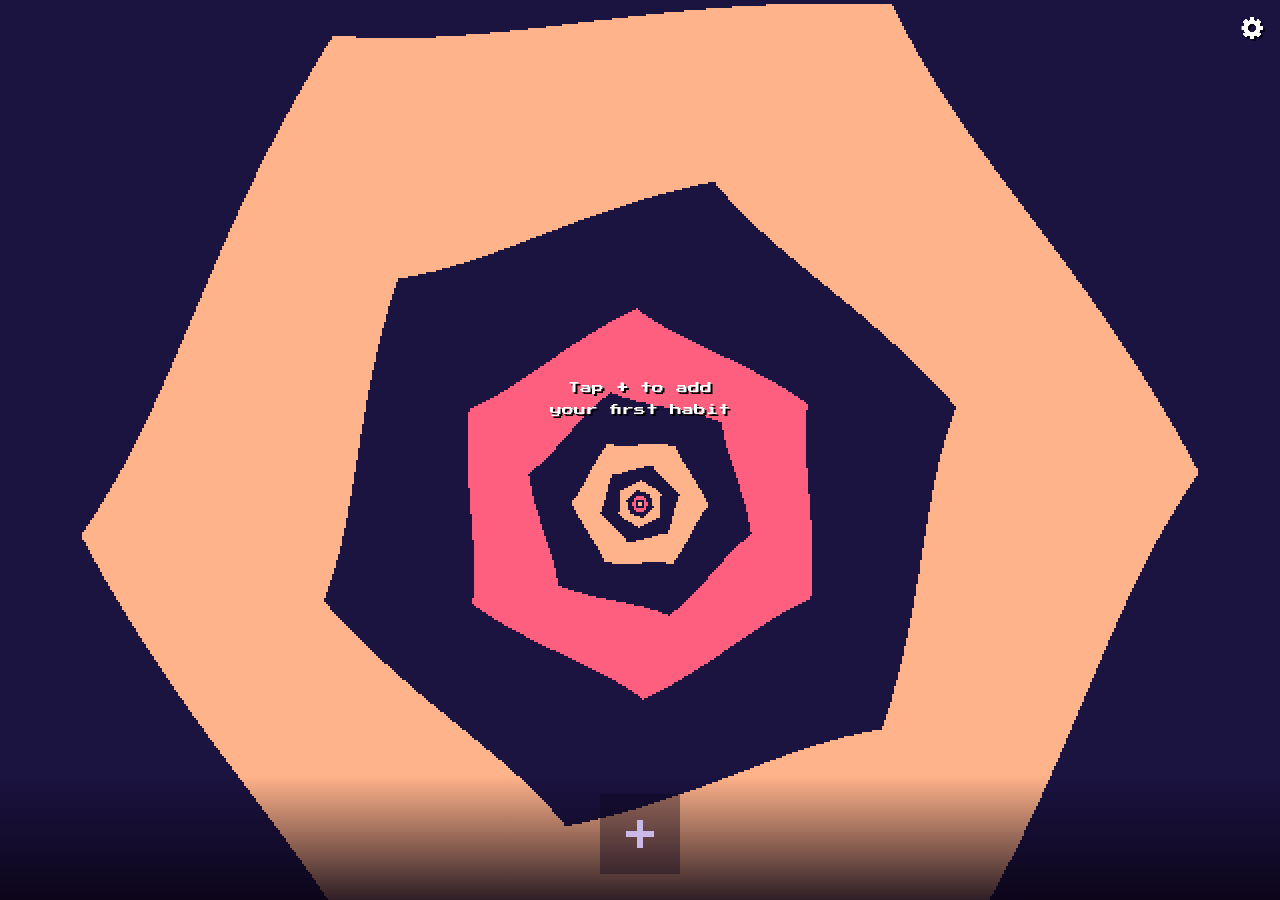
<file: index.html>
<!doctype html>
<html lang="en">
<head>
  <meta charset="utf-8">
  <meta name="viewport" content="width=device-width, initial-scale=1, viewport-fit=cover, user-scalable=no">
  <title>Parsnip</title>
  <meta name="description" content="Daily habit check-ins, celebrated in a rainbow pixel vortex.">
  <meta name="theme-color" content="#12081f">
  <meta name="apple-mobile-web-app-capable" content="yes">
  <meta name="mobile-web-app-capable" content="yes">
  <meta name="apple-mobile-web-app-status-bar-style" content="black-translucent">
  <meta name="apple-mobile-web-app-title" content="Parsnip">
  <link rel="manifest" href="manifest.webmanifest">
  <link rel="icon" type="image/png" href="img/icon-192.png">
  <link rel="apple-touch-icon" href="img/apple-touch-icon.png">
  <link rel="preconnect" href="https://fonts.googleapis.com">
  <link rel="preconnect" href="https://fonts.gstatic.com" crossorigin>
  <link href="https://fonts.googleapis.com/css2?family=Press+Start+2P&display=swap" rel="stylesheet">
  <link rel="stylesheet" href="style.css">
</head>
<body>
  <div id="stage" aria-hidden="true">
    <canvas id="vortex"></canvas>
    <canvas id="sprites"></canvas>
  </div>

  <button id="gear" aria-label="Settings"></button>

  <div id="install-tip" hidden>
    <span>Install: tap <b>Share</b> → <b>Add to Home Screen</b></span>
    <button class="x" aria-label="Dismiss">×</button>
  </div>

  <div id="celebrate" aria-live="polite">
    <div class="c-name"></div>
    <div class="c-count"><span class="num"></span><small>TAPS</small></div>
    <div class="c-combo">COMBO <span class="num"></span><small class="unit"></small></div>
    <div class="c-praise"></div>
  </div>

  <div id="empty" hidden>Tap <b>+</b> to add<br>your first habit</div>

  <div id="undo" hidden><button class="pixbtn">UNDO</button></div>

  <nav id="bar"></nav>

  <!-- Settings sheet -->
  <div id="settings" class="sheet" hidden>
    <div class="panel">
      <h2>SETTINGS</h2>
      <section>
        <h3>Habits</h3>
        <ul id="habit-list"></ul>
        <button id="add-habit" class="pixbtn wide">+ ADD HABIT</button>
      </section>
      <section>
        <h3>Display</h3>
        <div class="row" id="display-opts">
          <button class="pixbtn" data-mode="vortex">VORTEX</button>
          <button class="pixbtn" data-mode="landscape">LANDSCAPE</button>
          <button class="pixbtn" data-mode="snake">SNAKE</button>
        </div>
      </section>
      <section>
        <h3>Sound</h3>
        <label class="toggle"><input type="checkbox" id="music"> Soundtrack</label>
        <label class="toggle"><input type="checkbox" id="sound"> Celebration fanfare</label>
      </section>
      <section>
        <h3>Daily nudge</h3>
        <p id="push-status"></p>
        <label class="toggle" id="push-time-row">Remind me at <input type="time" id="push-time" value="20:00"></label>
        <button id="push-enable" class="pixbtn wide" hidden>TURN ON NOTIFICATIONS</button>
        <div class="row" id="push-on" hidden>
          <button id="push-test" class="pixbtn">SEND TEST</button>
          <button id="push-off" class="pixbtn">TURN OFF</button>
        </div>
      </section>
      <section>
        <h3>Backup</h3>
        <p>Check-ins are stored on this device only.</p>
        <div class="row">
          <button id="export" class="pixbtn">EXPORT</button>
          <label class="pixbtn">IMPORT<input type="file" id="import" accept="application/json" hidden></label>
        </div>
      </section>
      <button class="pixbtn wide close">DONE</button>
    </div>
  </div>

  <!-- Habit editor sheet -->
  <div id="editor" class="sheet" hidden>
    <div class="panel">
      <button id="editor-close" class="sheet-x" aria-label="Close">×</button>
      <div id="icon-grid" role="listbox" aria-label="Icon"></div>
      <div class="editor-foot">
        <input id="habit-name" class="name-input" maxlength="20" autocomplete="off" placeholder="Habit name" aria-label="Habit name">
        <div class="row">
          <button id="habit-delete" class="pixbtn danger">DELETE</button>
          <button id="habit-save" class="pixbtn go">CREATE NEW HABIT</button>
        </div>
      </div>
    </div>
  </div>

  <script src="icons.js"></script>
  <script src="music.js"></script>
  <script src="app.js"></script>
</body>
</html>
</file>
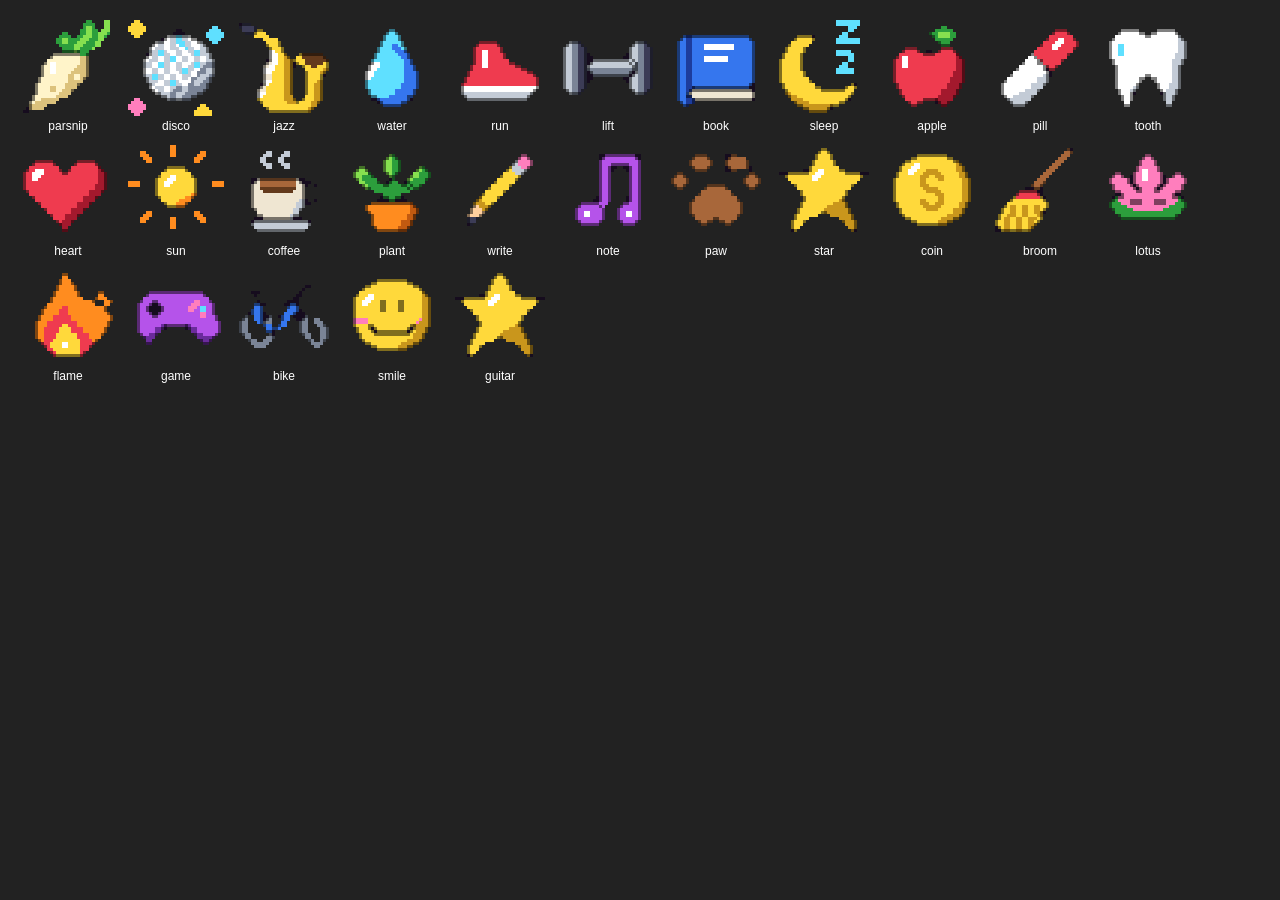
<file: tools/icons.html>
<!doctype html><meta charset="utf-8"><body style="background:#222;color:#fff;font:12px sans-serif;display:flex;flex-wrap:wrap;gap:12px;padding:12px">
<script src="../icons.js"></script>
<script>for (const k in ICONS){const d=document.createElement('div');d.style.textAlign='center';const c=iconCanvas(k,3);d.append(c,document.createElement('br'),k);document.body.append(d);
const rows=ICONS[k].grid;if(rows.length!==16||rows.some(r=>r.length!==16))console.warn(k,rows.map(r=>r.length).join(','),rows.length)}</script>
</file>
<file: style.css>
:root {
  --bg: #12081f;
  --ink: #fff;
  --ink-dim: #c9b8e8;
  --panel: #1e1033;
  --btn: #342058;
  --accent: #ffd93b;
  --danger: #ef3b4f;
  --go: #2ee06a;
  --font: 'Press Start 2P', ui-monospace, monospace;
  --safe-b: env(safe-area-inset-bottom, 0px);
  --safe-t: env(safe-area-inset-top, 0px);
}

* { box-sizing: border-box; }
[hidden] { display: none !important; }

html, body {
  margin: 0;
  height: 100%;
  overflow: hidden;
  background: var(--bg);
  color: var(--ink);
  font-family: var(--font);
  -webkit-user-select: none;
  user-select: none;
  -webkit-touch-callout: none;
  -webkit-tap-highlight-color: transparent;
  touch-action: manipulation;
  overscroll-behavior: none;
}

#stage, #vortex, #sprites {
  position: fixed;
  inset: 0;
  width: 100vw;
  height: 100vh;
  height: 100dvh;
}
/* The vortex is chunky pixels; the icons flying through it are drawn smooth at full resolution */
#vortex {
  image-rendering: pixelated;
  image-rendering: crisp-edges;
}
#stage.shake { animation: shake 0.45s steps(9); }
@keyframes shake {
  0%, 100% { transform: translate(0, 0); }
  20% { transform: translate(-6px, 3px); }
  40% { transform: translate(6px, -3px); }
  60% { transform: translate(-3px, -6px); }
  80% { transform: translate(3px, 6px); }
}

/* Flat buttons */
.pixbtn {
  font: inherit;
  font-size: 11px;
  color: var(--ink);
  background: var(--btn);
  border: 0;
  padding: 12px 12px;
  cursor: pointer;
  display: inline-flex;
  align-items: center;
  justify-content: center;
}
.pixbtn:active { filter: brightness(1.25); }
.pixbtn.wide { width: 100%; margin-top: 10px; }
.pixbtn.danger { background: var(--danger); }
.pixbtn.go { background: var(--go); color: #08240f; }

#gear {
  position: fixed;
  top: calc(var(--safe-t) + 6px);
  right: 6px;
  z-index: 3;
  padding: 10px;
  background: none;
  border: 0;
  cursor: pointer;
  filter: drop-shadow(2px 2px 0 rgba(0,0,0,.6));
}
#gear canvas { width: 24px; height: 24px; image-rendering: pixelated; display: block; }
#gear:active { opacity: .6; }

#install-tip {
  position: fixed;
  top: calc(var(--safe-t) + 52px);
  left: 16px;
  right: 16px;
  z-index: 3;
  background: rgba(10, 4, 20, .85);
  font-size: 9px;
  line-height: 1.6;
  padding: 8px 36px 8px 10px;
}
#install-tip .x {
  position: absolute; right: 4px; top: 2px;
  background: none; border: 0; color: var(--ink); font-size: 20px; cursor: pointer;
}

/* ----- Celebration overlay ----- */
#celebrate {
  position: fixed;
  left: 0; right: 0;
  top: calc(var(--safe-t) + 70px);
  text-align: center;
  pointer-events: none;
  z-index: 2;
  visibility: hidden;
}
#celebrate.show { visibility: visible; }
#celebrate > div { opacity: 0; }
#celebrate.show > div { animation: pop 2.6s cubic-bezier(.2, 1.6, .4, 1) both; }
#celebrate.show .c-count  { animation-delay: .12s; }
#celebrate.show .c-combo  { animation-delay: .28s; }
#celebrate.show .c-praise { animation-delay: .45s; }

.c-name {
  font-size: clamp(22px, 8vw, 44px);
  color: #fff;
  text-shadow: 3px 0 0 #000, -3px 0 0 #000, 0 3px 0 #000, 0 -3px 0 #000,
    4px 4px 0 #ff3dc0, 7px 7px 0 #3d5bff;
}
.c-count {
  margin-top: 6px;
  font-size: clamp(40px, 17vw, 96px);
  color: var(--accent);
  text-shadow: 4px 0 0 #000, -4px 0 0 #000, 0 4px 0 #000, 0 -4px 0 #000,
    6px 6px 0 #ff6a1f, 10px 10px 0 #000;
}
.c-count::before { content: '×'; font-size: .55em; vertical-align: .35em; margin-right: 4px; }
.c-count small, .c-combo small { display: block; font-size: 10px; letter-spacing: 3px; color: #fff; text-shadow: 2px 2px 0 #000; margin-top: 6px; }

.c-combo {
  margin: 16px auto 0;
  display: inline-block;
  padding: 10px 14px 8px;
  font-size: clamp(16px, 6vw, 30px);
  color: #08240f;
  background: var(--go);
  box-shadow: 0 -4px 0 #000, 0 4px 0 #000, -4px 0 0 #000, 4px 0 0 #000, 8px 8px 0 #000;
}
.c-combo .num { font-size: 1.4em; }
.c-combo small { color: #08240f; text-shadow: none; font-size: 8px; }
#celebrate.hot .c-combo { animation-name: pop, rainbowbg; animation-duration: 2.6s, .5s; animation-iteration-count: 1, infinite; animation-timing-function: cubic-bezier(.2,1.6,.4,1), steps(6); }

.c-praise {
  margin-top: 18px;
  font-size: clamp(12px, 4.4vw, 22px);
  color: #fff;
  text-shadow: 3px 3px 0 #000;
}
.c-praise:empty { display: none; }

@keyframes pop {
  0%   { opacity: 0; transform: scale(.2) rotate(-8deg); }
  12%  { opacity: 1; transform: scale(1.15) rotate(3deg); }
  22%  { transform: scale(1) rotate(0); }
  80%  { opacity: 1; transform: scale(1); }
  100% { opacity: 0; transform: scale(.9) translateY(-14px); }
}
@keyframes rainbowbg {
  0% { background: #ff2a4d; } 17% { background: #ffb21f; } 33% { background: #ffe83a; }
  50% { background: #2ee06a; } 67% { background: #29a8ff; } 83% { background: #c03dff; }
}

#empty {
  position: fixed; left: 16px; right: 16px; top: 42%;
  text-align: center; font-size: 12px; line-height: 1.8;
  text-shadow: 2px 2px 0 #000; z-index: 2;
}

#undo {
  position: fixed;
  left: 0; right: 0;
  bottom: calc(var(--safe-b) + 118px);
  text-align: center;
  z-index: 3;
}
#undo .pixbtn { font-size: 9px; padding: 8px 10px; }

/* ----- Habit button bar ----- */
#bar {
  position: fixed;
  left: 0; right: 0; bottom: 0;
  z-index: 3;
  display: flex;
  gap: 14px;
  padding: 18px 16px calc(var(--safe-b) + 26px);
  overflow-x: auto;
  scrollbar-width: none;
  background: linear-gradient(to top, rgba(10,4,20,.85), rgba(10,4,20,0));
  justify-content: safe center;
}
#bar::-webkit-scrollbar { display: none; }

.habit {
  position: relative;
  flex: 0 0 auto;
  width: 80px;
  height: 80px;
  padding: 0;
  border: 0;
  background: rgba(14, 6, 28, .62);
  cursor: pointer;
}
.habit canvas { width: 64px; height: 64px; image-rendering: pixelated; display: block; margin: auto; }
.habit.done { background: rgba(255, 255, 255, .26); box-shadow: inset 0 -4px 0 var(--accent); }
.habit.bump { animation: bump .35s steps(5); }
@keyframes bump { 0% { transform: scale(.8); } 50% { transform: scale(1.18) translateY(-8px); } 100% { transform: scale(1); } }
.habit .badge {
  position: absolute; right: -8px; top: -10px;
  min-width: 22px; padding: 4px 4px 3px;
  font: 9px var(--font); color: #08240f; background: var(--go);
}
.habit .badge:empty { display: none; }
.habit .name {
  position: absolute; left: -6px; right: -6px; bottom: -16px;
  font: 7px var(--font); color: var(--ink-dim); text-align: center;
  white-space: nowrap; overflow: hidden; text-overflow: ellipsis;
  text-shadow: 1px 1px 0 #000;
  text-transform: uppercase;
}
.habit.add { background: rgba(14, 6, 28, .4); }
/* a crisp, even plus built from two bars */
.habit.add::before, .habit.add::after {
  content: ''; position: absolute; left: 50%; top: 50%;
  width: 28px; height: 6px; margin: -3px 0 0 -14px;
  background: var(--ink-dim);
}
.habit.add::after { transform: rotate(90deg); }

/* ----- Sheets ----- */
.sheet {
  position: fixed; inset: 0; z-index: 10;
  background: rgba(5, 2, 10, .6);
  display: flex; align-items: flex-end; justify-content: center;
}
.sheet[hidden] { display: none; }
.panel {
  width: 100%;
  max-width: 520px;
  max-height: 88dvh;
  overflow-y: auto;
  background: var(--panel);
  padding: 20px 16px calc(var(--safe-b) + 20px);
  -webkit-user-select: text;
  user-select: text;
}
.panel h2 { font-size: 14px; margin: 0 0 14px; }
.panel h3 { font-size: 10px; color: var(--accent); margin: 18px 0 8px; }
.panel p { font-family: system-ui, sans-serif; font-size: 14px; line-height: 1.45; color: var(--ink-dim); margin: 0 0 8px; }
.panel a { color: var(--accent); }
.panel code { font-size: 12px; color: #fff; }
.row { display: flex; gap: 12px; flex-wrap: wrap; margin-top: 12px; }
.row .pixbtn { flex: 1; }

#display-opts .pixbtn { font-size: 9px; padding: 12px 4px; }
#display-opts .pixbtn[aria-pressed="true"] { background: #6a42a8; box-shadow: inset 0 -4px 0 var(--accent); }

#habit-list { list-style: none; padding: 0; margin: 0; }
#habit-list li {
  display: flex; align-items: center; gap: 10px;
  padding: 6px 0; border-bottom: 2px solid rgba(0,0,0,.35);
  font-size: 10px;
}
#habit-list li canvas { width: 32px; height: 32px; image-rendering: pixelated; }
#habit-list li .n { flex: 1; overflow: hidden; text-overflow: ellipsis; white-space: nowrap; text-transform: uppercase; }
#habit-list li .pixbtn { padding: 6px 8px; font-size: 10px; }

#push-time { font: 14px var(--font); color: var(--ink); background: #0f0820; border: 0; padding: 8px; margin-left: 4px; color-scheme: dark; }
#push-time-row { margin: 4px 0 6px; }

.toggle {font-family: system-ui, sans-serif; font-size: 14px; display: flex; gap: 8px; align-items: center; }
.toggle input { width: 20px; height: 20px; accent-color: var(--go); }

#editor .panel { position: relative; padding-bottom: 0; }
/* name + create button stay pinned to the bottom while the icons scroll */
.editor-foot {
  position: sticky; bottom: 0;
  margin: 0 -16px; padding: 4px 16px calc(var(--safe-b) + 16px);
  background: var(--panel);
}
.sheet-x {
  position: absolute; top: 6px; right: 8px;
  background: none; border: 0; padding: 6px 10px; cursor: pointer;
  font: 26px/1 system-ui, sans-serif; color: var(--ink-dim);
}
#editor #icon-grid { margin-top: 30px; }
.name-input {
  display: block; width: 100%; margin-top: 12px;
  font: 14px var(--font); color: var(--ink);
  background: #0f0820; border: 0; padding: 12px;
  text-transform: uppercase;
}
.name-input::placeholder { color: #6c5a8e; }

#icon-grid {
  display: grid;
  grid-template-columns: repeat(auto-fill, minmax(56px, 1fr));
  gap: 10px;
}
#icon-grid button {
  background: var(--btn); border: 0; padding: 6px 4px; cursor: pointer;
  display: flex; align-items: center; justify-content: center;
}
#icon-grid button canvas { width: 48px; height: 48px; image-rendering: pixelated; }
#icon-grid button[aria-selected="true"] { background: #6a42a8; box-shadow: inset 0 -4px 0 var(--accent); color: #fff; }
</file>
